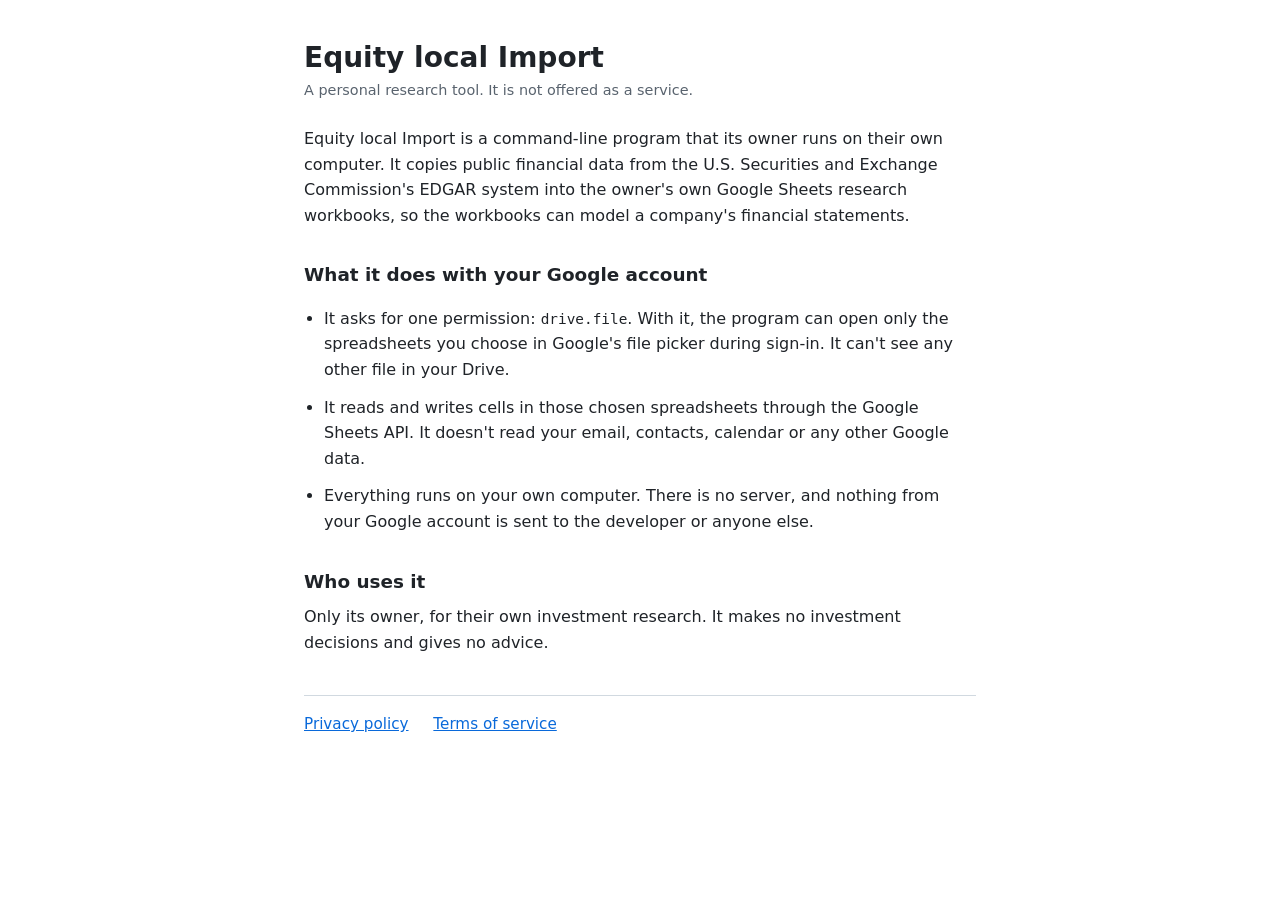
<file: index.html>
<!doctype html>
<html lang="en">
<head>
  <meta charset="utf-8">
  <meta name="viewport" content="width=device-width, initial-scale=1">
  <title>Equity local Import</title>
  <link rel="stylesheet" href="style.css">
</head>
<body>
<main>
  <h1>Equity local Import</h1>
  <p class="meta">A personal research tool. It is not offered as a service.</p>

  <p>Equity local Import is a command-line program that its owner runs on their own computer. It
  copies public financial data from the U.S. Securities and Exchange Commission's EDGAR system
  into the owner's own Google Sheets research workbooks, so the workbooks can model a company's
  financial statements.</p>

  <h2>What it does with your Google account</h2>
  <ul>
    <li>It asks for one permission: <code>drive.file</code>. With it, the program can open only the
    spreadsheets you choose in Google's file picker during sign-in. It can't see any other file in
    your Drive.</li>
    <li>It reads and writes cells in those chosen spreadsheets through the Google Sheets API. It
    doesn't read your email, contacts, calendar or any other Google data.</li>
    <li>Everything runs on your own computer. There is no server, and nothing from your Google
    account is sent to the developer or anyone else.</li>
  </ul>

  <h2>Who uses it</h2>
  <p>Only its owner, for their own investment research. It makes no investment decisions and gives
  no advice.</p>

  <nav>
    <a href="privacy.html">Privacy policy</a>
    <a href="terms.html">Terms of service</a>
  </nav>
</main>
</body>
</html>
</file>
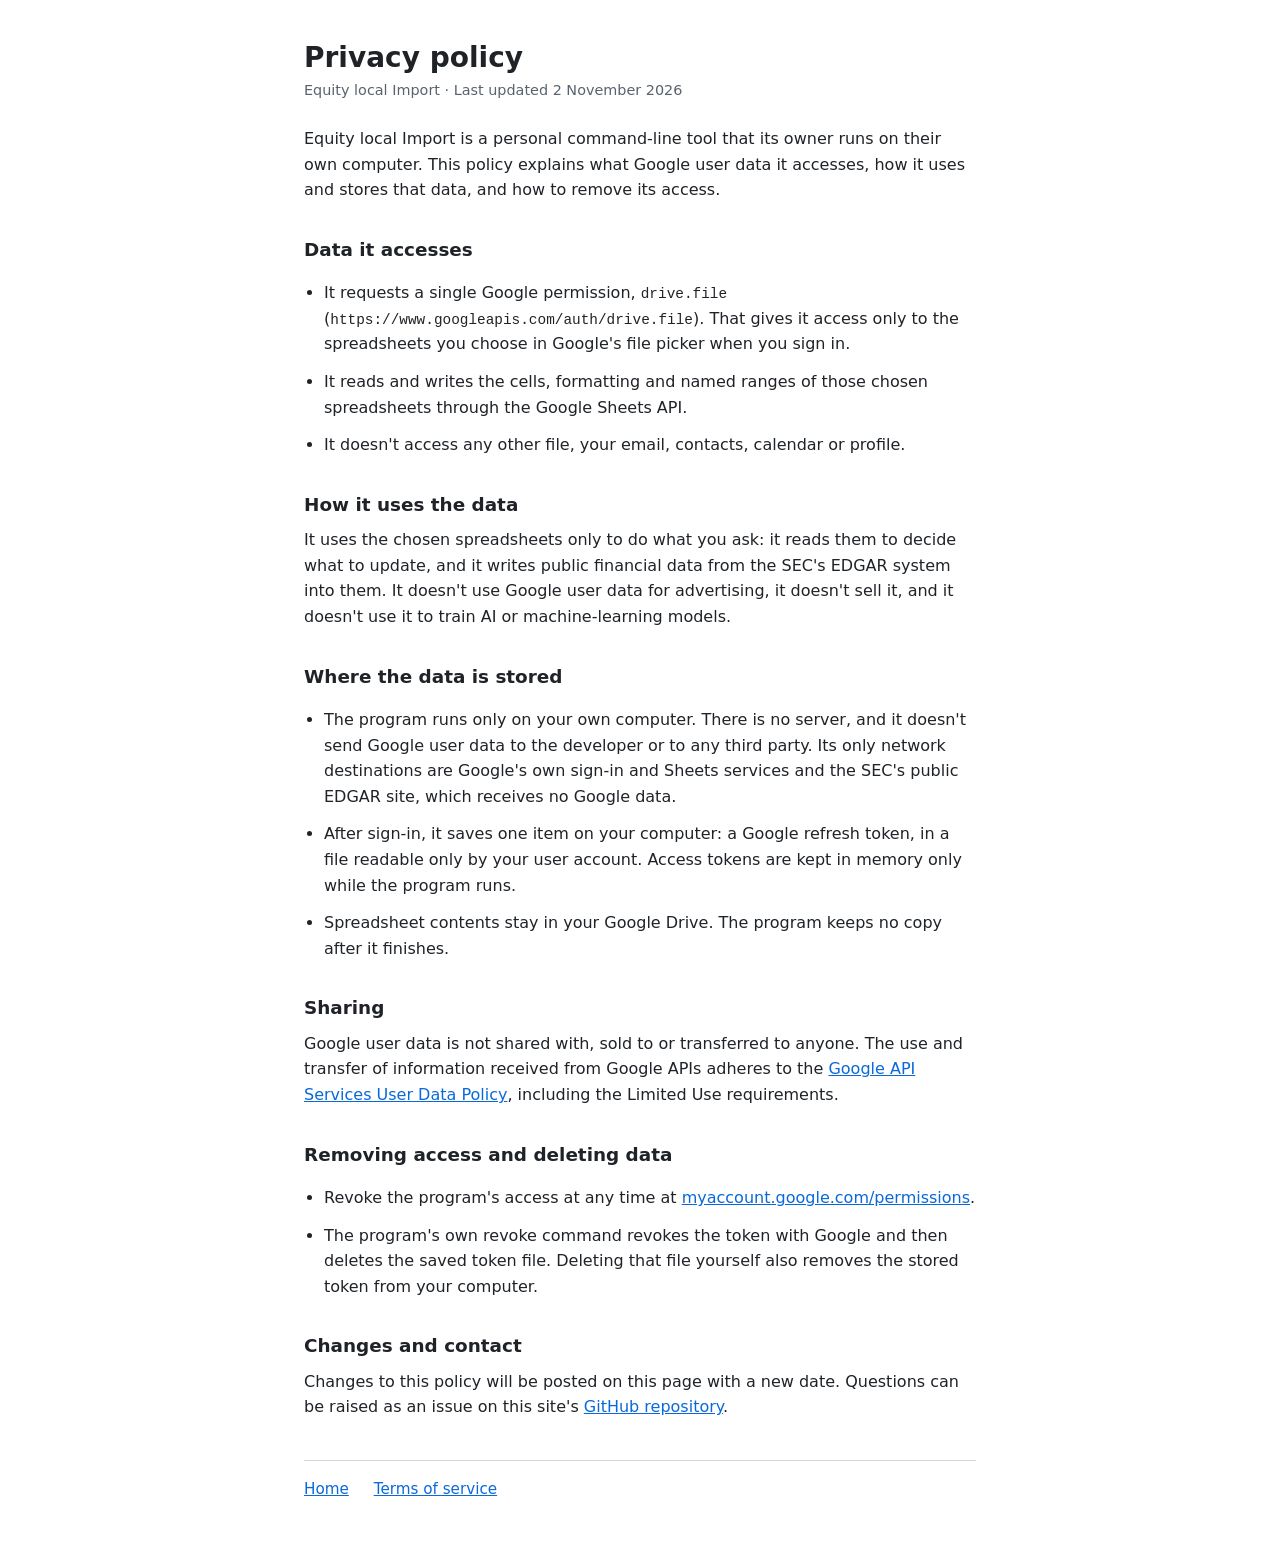
<file: privacy.html>
<!doctype html>
<html lang="en">
<head>
  <meta charset="utf-8">
  <meta name="viewport" content="width=device-width, initial-scale=1">
  <title>Privacy policy · Equity local Import</title>
  <link rel="stylesheet" href="style.css">
</head>
<body>
<main>
  <h1>Privacy policy</h1>
  <p class="meta">Equity local Import · Last updated 2 November 2026</p>

  <p>Equity local Import is a personal command-line tool that its owner runs on their own computer.
  This policy explains what Google user data it accesses, how it uses and stores that data, and how
  to remove its access.</p>

  <h2>Data it accesses</h2>
  <ul>
    <li>It requests a single Google permission, <code>drive.file</code>
    (<code>https://www.googleapis.com/auth/drive.file</code>). That gives it access only to the
    spreadsheets you choose in Google's file picker when you sign in.</li>
    <li>It reads and writes the cells, formatting and named ranges of those chosen spreadsheets
    through the Google Sheets API.</li>
    <li>It doesn't access any other file, your email, contacts, calendar or profile.</li>
  </ul>

  <h2>How it uses the data</h2>
  <p>It uses the chosen spreadsheets only to do what you ask: it reads them to decide what to update,
  and it writes public financial data from the SEC's EDGAR system into them. It doesn't use Google
  user data for advertising, it doesn't sell it, and it doesn't use it to train AI or machine-learning
  models.</p>

  <h2>Where the data is stored</h2>
  <ul>
    <li>The program runs only on your own computer. There is no server, and it doesn't send Google
    user data to the developer or to any third party. Its only network destinations are Google's own
    sign-in and Sheets services and the SEC's public EDGAR site, which receives no Google data.</li>
    <li>After sign-in, it saves one item on your computer: a Google refresh token, in a file readable
    only by your user account. Access tokens are kept in memory only while the program runs.</li>
    <li>Spreadsheet contents stay in your Google Drive. The program keeps no copy after it finishes.</li>
  </ul>

  <h2>Sharing</h2>
  <p>Google user data is not shared with, sold to or transferred to anyone. The use and transfer of
  information received from Google APIs adheres to the
  <a href="https://developers.google.com/terms/api-services-user-data-policy">Google API Services
  User Data Policy</a>, including the Limited Use requirements.</p>

  <h2>Removing access and deleting data</h2>
  <ul>
    <li>Revoke the program's access at any time at
    <a href="https://myaccount.google.com/permissions">myaccount.google.com/permissions</a>.</li>
    <li>The program's own revoke command revokes the token with Google and then deletes the saved
    token file. Deleting that file yourself also removes the stored token from your computer.</li>
  </ul>

  <h2>Changes and contact</h2>
  <p>Changes to this policy will be posted on this page with a new date. Questions can be raised as
  an issue on this site's
  <a href="https://github.com/stopitg/equity-oauth">GitHub repository</a>.</p>

  <nav>
    <a href="index.html">Home</a>
    <a href="terms.html">Terms of service</a>
  </nav>
</main>
</body>
</html>
</file>
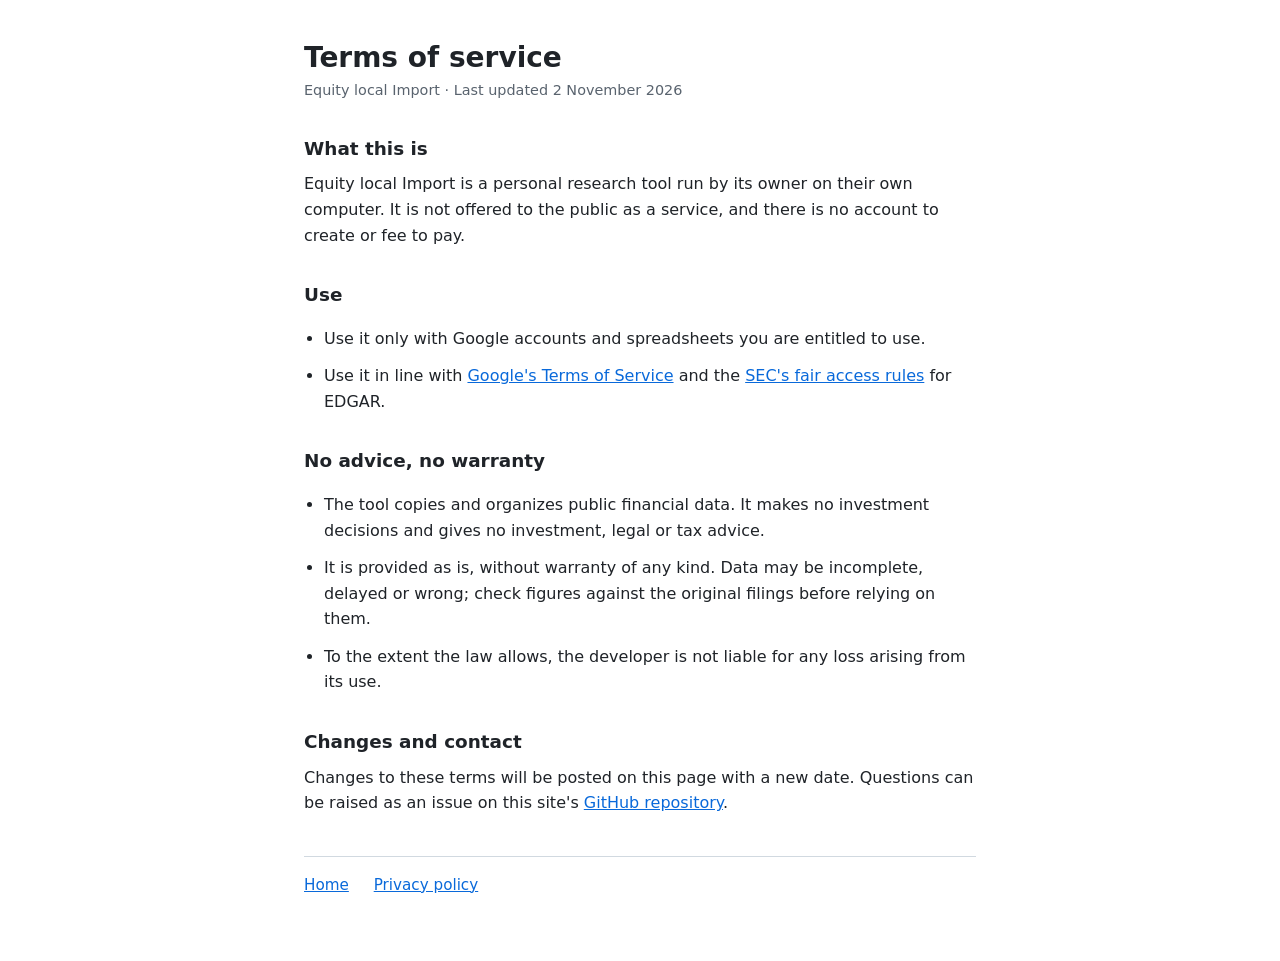
<file: terms.html>
<!doctype html>
<html lang="en">
<head>
  <meta charset="utf-8">
  <meta name="viewport" content="width=device-width, initial-scale=1">
  <title>Terms of service · Equity local Import</title>
  <link rel="stylesheet" href="style.css">
</head>
<body>
<main>
  <h1>Terms of service</h1>
  <p class="meta">Equity local Import · Last updated 2 November 2026</p>

  <h2>What this is</h2>
  <p>Equity local Import is a personal research tool run by its owner on their own computer. It is
  not offered to the public as a service, and there is no account to create or fee to pay.</p>

  <h2>Use</h2>
  <ul>
    <li>Use it only with Google accounts and spreadsheets you are entitled to use.</li>
    <li>Use it in line with
    <a href="https://policies.google.com/terms">Google's Terms of Service</a> and the
    <a href="https://www.sec.gov/search-filings/edgar-search-assistance/accessing-edgar-data">SEC's
    fair access rules</a> for EDGAR.</li>
  </ul>

  <h2>No advice, no warranty</h2>
  <ul>
    <li>The tool copies and organizes public financial data. It makes no investment decisions and
    gives no investment, legal or tax advice.</li>
    <li>It is provided as is, without warranty of any kind. Data may be incomplete, delayed or
    wrong; check figures against the original filings before relying on them.</li>
    <li>To the extent the law allows, the developer is not liable for any loss arising from its
    use.</li>
  </ul>

  <h2>Changes and contact</h2>
  <p>Changes to these terms will be posted on this page with a new date. Questions can be raised as
  an issue on this site's
  <a href="https://github.com/stopitg/equity-oauth">GitHub repository</a>.</p>

  <nav>
    <a href="index.html">Home</a>
    <a href="privacy.html">Privacy policy</a>
  </nav>
</main>
</body>
</html>
</file>
<file: style.css>
:root {
  --bg: #ffffff;
  --fg: #1f2328;
  --muted: #59636e;
  --rule: #d1d9e0;
  --link: #0969da;
}
@media (prefers-color-scheme: dark) {
  :root {
    --bg: #0d1117;
    --fg: #e6edf3;
    --muted: #9198a1;
    --rule: #30363d;
    --link: #4493f8;
  }
}
* { box-sizing: border-box; }
body {
  margin: 0;
  background: var(--bg);
  color: var(--fg);
  font: 16px/1.6 system-ui, -apple-system, "Segoe UI", Roboto, sans-serif;
}
main { max-width: 44rem; margin: 0 auto; padding: 2.5rem 1rem 4rem; }
h1 { font-size: 1.75rem; line-height: 1.25; margin: 0 0 0.25rem; }
h2 { font-size: 1.15rem; margin: 2rem 0 0.5rem; }
p, li { margin: 0 0 0.75rem; }
ul { padding-left: 1.25rem; }
a { color: var(--link); }
code { font: 0.9em ui-monospace, SFMono-Regular, Menlo, monospace; }
.meta { color: var(--muted); font-size: 0.9rem; margin-bottom: 1.5rem; }
nav { border-top: 1px solid var(--rule); margin-top: 2.5rem; padding-top: 1rem; font-size: 0.95rem; }
nav a { margin-right: 1.25rem; }
</file>
